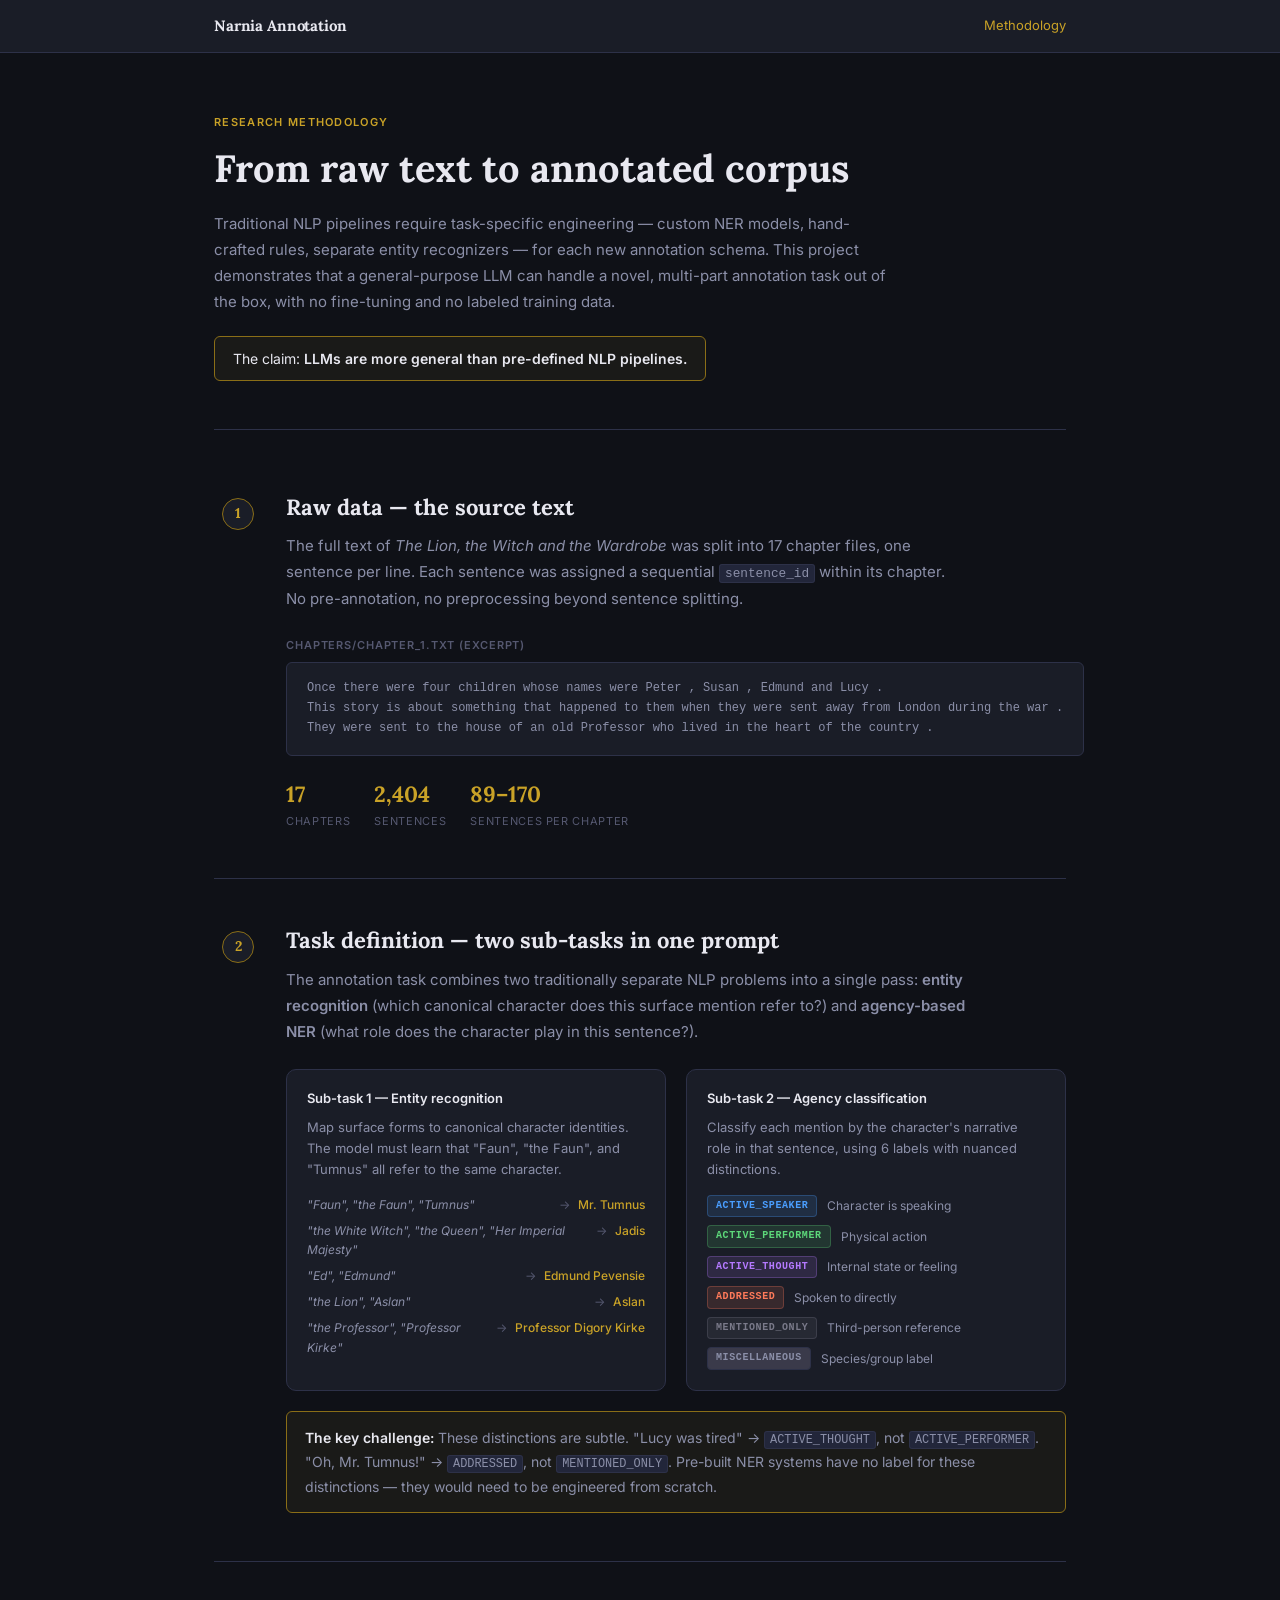
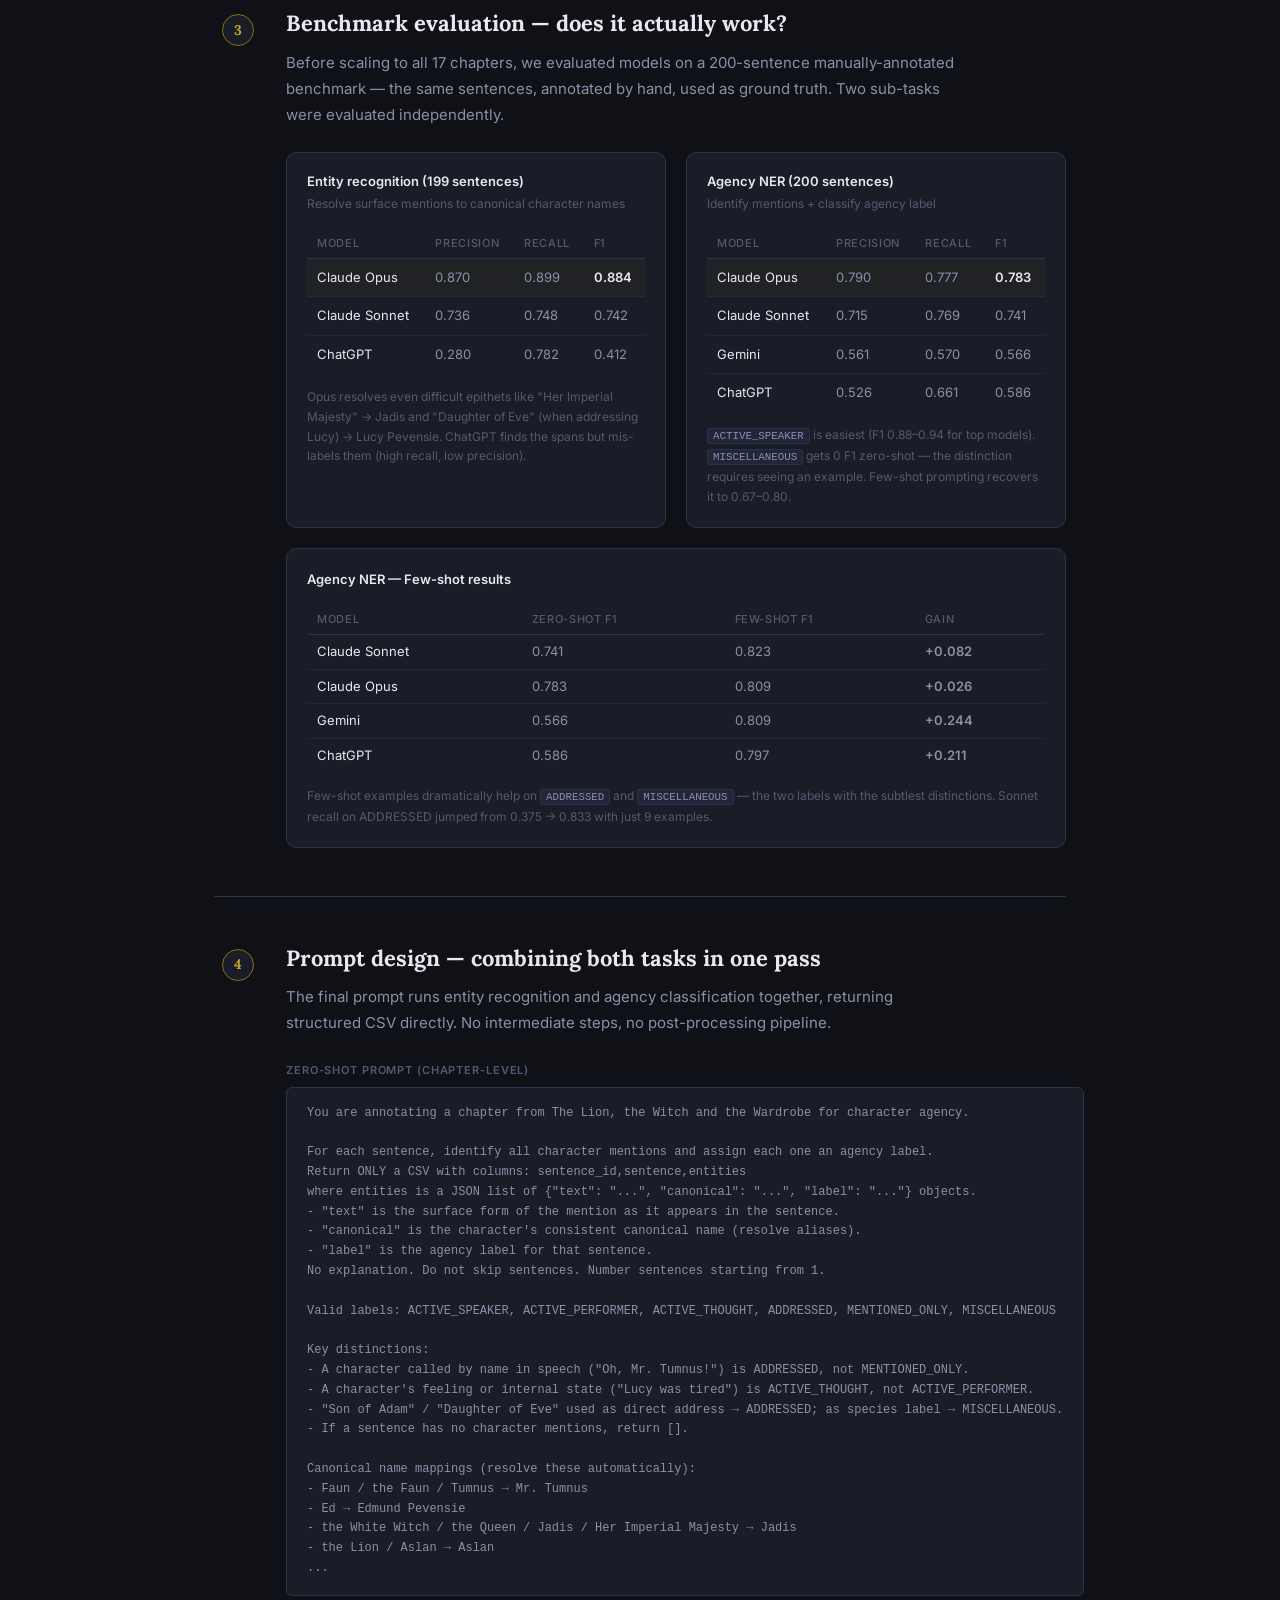
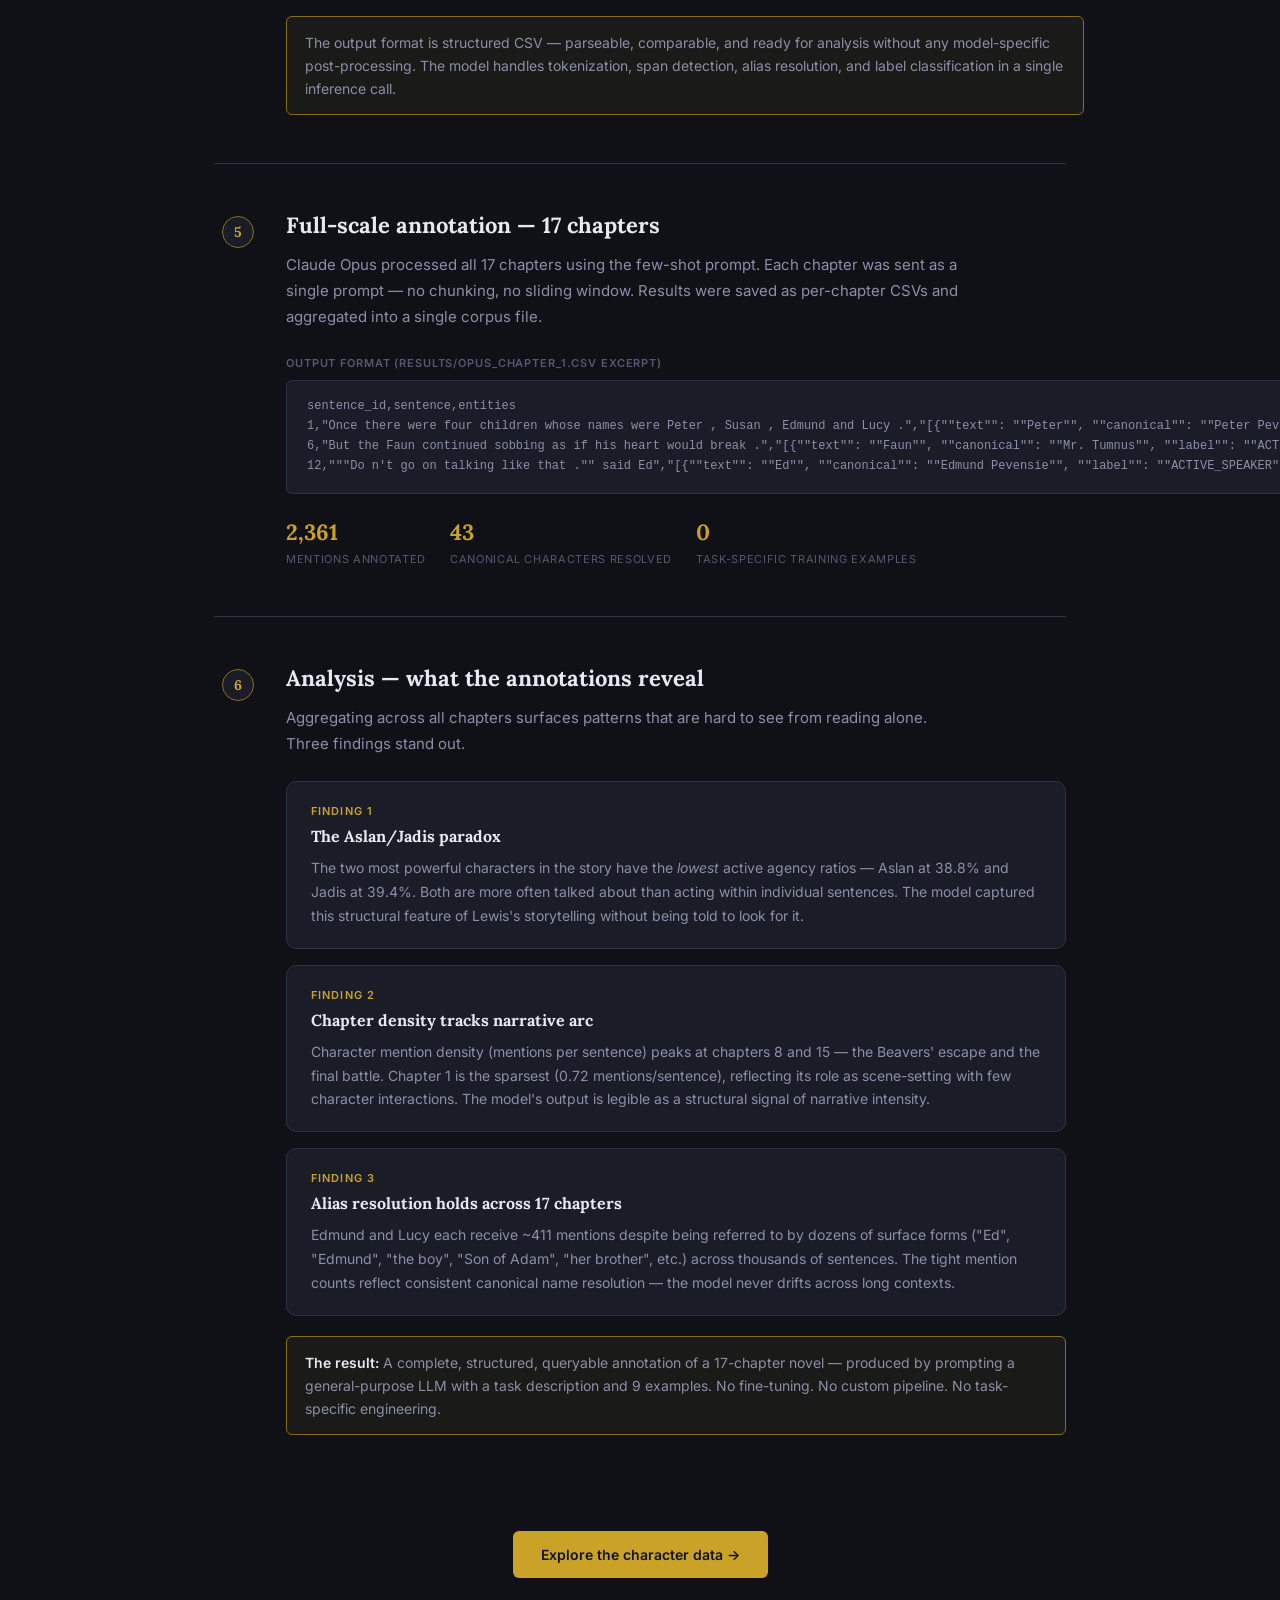
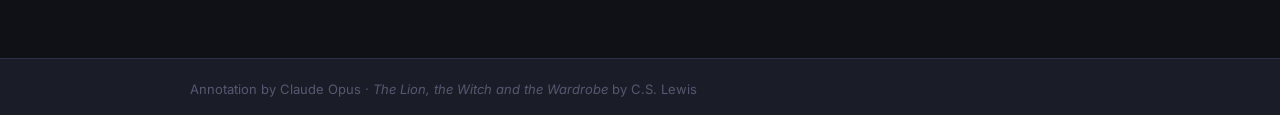
<file: docs/methodology.html>
<!DOCTYPE html>
<html lang="en">
<head>
  <meta charset="UTF-8" />
  <meta name="viewport" content="width=device-width, initial-scale=1.0" />
  <title>Methodology — Narnia Character Annotation</title>
  <meta name="description" content="How we used Claude Opus to annotate character mentions in The Lion, the Witch and the Wardrobe with zero task-specific training." />
  <link rel="preconnect" href="https://fonts.googleapis.com" />
  <link rel="preconnect" href="https://fonts.gstatic.com" crossorigin />
  <link href="https://fonts.googleapis.com/css2?family=Inter:wght@400;500;600&family=Lora:wght@600;700&display=swap" rel="stylesheet" />
  <link rel="stylesheet" href="style.css" />
</head>
<body>

  <nav class="site-nav">
    <div class="nav-inner">
      <a href="index.html" class="nav-title nav-title--link">Narnia Annotation</a>
      <span class="nav-link nav-link--active">Methodology</span>
    </div>
  </nav>

  <main class="meth-main">

    <!-- HERO -->
    <section class="meth-hero">
      <div class="meth-eyebrow">Research Methodology</div>
      <h1 class="meth-title">From raw text to annotated corpus</h1>
      <p class="meth-lead">
        Traditional NLP pipelines require task-specific engineering — custom NER models,
        hand-crafted rules, separate entity recognizers — for each new annotation schema.
        This project demonstrates that a general-purpose LLM can handle a novel, multi-part
        annotation task out of the box, with no fine-tuning and no labeled training data.
      </p>
      <div class="meth-claim">
        The claim: <strong>LLMs are more general than pre-defined NLP pipelines.</strong>
      </div>
    </section>

    <!-- PIPELINE STEPS -->
    <section class="pipeline">

      <!-- STEP 1 -->
      <div class="step">
        <div class="step-marker">
          <span class="step-num">1</span>
        </div>
        <div class="step-body">
          <h2 class="step-title">Raw data — the source text</h2>
          <p class="step-desc">
            The full text of <em>The Lion, the Witch and the Wardrobe</em> was split into
            17 chapter files, one sentence per line. Each sentence was assigned a sequential
            <code>sentence_id</code> within its chapter. No pre-annotation, no preprocessing
            beyond sentence splitting.
          </p>
          <div class="step-example">
            <div class="example-label">chapters/chapter_1.txt (excerpt)</div>
            <pre class="code-block">Once there were four children whose names were Peter , Susan , Edmund and Lucy .
This story is about something that happened to them when they were sent away from London during the war .
They were sent to the house of an old Professor who lived in the heart of the country .</pre>
          </div>
          <div class="step-stat-row">
            <div class="step-stat"><span class="step-stat-n">17</span><span class="step-stat-l">chapters</span></div>
            <div class="step-stat"><span class="step-stat-n">2,404</span><span class="step-stat-l">sentences</span></div>
            <div class="step-stat"><span class="step-stat-n">89–170</span><span class="step-stat-l">sentences per chapter</span></div>
          </div>
        </div>
      </div>

      <!-- STEP 2 -->
      <div class="step">
        <div class="step-marker">
          <span class="step-num">2</span>
        </div>
        <div class="step-body">
          <h2 class="step-title">Task definition — two sub-tasks in one prompt</h2>
          <p class="step-desc">
            The annotation task combines two traditionally separate NLP problems into a single
            pass: <strong>entity recognition</strong> (which canonical character does this
            surface mention refer to?) and <strong>agency-based NER</strong> (what role does
            the character play in this sentence?).
          </p>

          <div class="two-col">
            <div class="task-block">
              <h4 class="task-block-title">Sub-task 1 — Entity recognition</h4>
              <p>Map surface forms to canonical character identities. The model must learn that "Faun", "the Faun", and "Tumnus" all refer to the same character.</p>
              <div class="alias-table">
                <div class="alias-row"><span class="alias-surface">"Faun", "the Faun", "Tumnus"</span><span class="alias-arrow">→</span><span class="alias-canon">Mr. Tumnus</span></div>
                <div class="alias-row"><span class="alias-surface">"the White Witch", "the Queen", "Her Imperial Majesty"</span><span class="alias-arrow">→</span><span class="alias-canon">Jadis</span></div>
                <div class="alias-row"><span class="alias-surface">"Ed", "Edmund"</span><span class="alias-arrow">→</span><span class="alias-canon">Edmund Pevensie</span></div>
                <div class="alias-row"><span class="alias-surface">"the Lion", "Aslan"</span><span class="alias-arrow">→</span><span class="alias-canon">Aslan</span></div>
                <div class="alias-row"><span class="alias-surface">"the Professor", "Professor Kirke"</span><span class="alias-arrow">→</span><span class="alias-canon">Professor Digory Kirke</span></div>
              </div>
            </div>
            <div class="task-block">
              <h4 class="task-block-title">Sub-task 2 — Agency classification</h4>
              <p>Classify each mention by the character's narrative role in that sentence, using 6 labels with nuanced distinctions.</p>
              <div class="label-list">
                <div class="label-item"><span class="label-badge" style="background:#4a9eff22;color:#4a9eff;border-color:#4a9eff44">ACTIVE_SPEAKER</span> Character is speaking</div>
                <div class="label-item"><span class="label-badge" style="background:#5dd87a22;color:#5dd87a;border-color:#5dd87a44">ACTIVE_PERFORMER</span> Physical action</div>
                <div class="label-item"><span class="label-badge" style="background:#b47aff22;color:#b47aff;border-color:#b47aff44">ACTIVE_THOUGHT</span> Internal state or feeling</div>
                <div class="label-item"><span class="label-badge" style="background:#ff7a5a22;color:#ff7a5a;border-color:#ff7a5a44">ADDRESSED</span> Spoken to directly</div>
                <div class="label-item"><span class="label-badge" style="background:#7a7a8a22;color:#7a7a8a;border-color:#7a7a8a44">MENTIONED_ONLY</span> Third-person reference</div>
                <div class="label-item"><span class="label-badge" style="background:#3a3a4a;color:#8b8fa8;border-color:#2d3148">MISCELLANEOUS</span> Species/group label</div>
              </div>
            </div>
          </div>

          <div class="step-callout">
            <strong>The key challenge:</strong> These distinctions are subtle. "Lucy was tired" →
            <code>ACTIVE_THOUGHT</code>, not <code>ACTIVE_PERFORMER</code>. "Oh, Mr. Tumnus!" →
            <code>ADDRESSED</code>, not <code>MENTIONED_ONLY</code>. Pre-built NER systems have
            no label for these distinctions — they would need to be engineered from scratch.
          </div>
        </div>
      </div>

      <!-- STEP 3 -->
      <div class="step">
        <div class="step-marker">
          <span class="step-num">3</span>
        </div>
        <div class="step-body">
          <h2 class="step-title">Benchmark evaluation — does it actually work?</h2>
          <p class="step-desc">
            Before scaling to all 17 chapters, we evaluated models on a 200-sentence
            manually-annotated benchmark — the same sentences, annotated by hand, used as
            ground truth. Two sub-tasks were evaluated independently.
          </p>

          <div class="two-col">
            <div class="results-block">
              <h4 class="results-title">Entity recognition (199 sentences)</h4>
              <p class="results-sub">Resolve surface mentions to canonical character names</p>
              <table class="results-table">
                <thead>
                  <tr><th>Model</th><th>Precision</th><th>Recall</th><th>F1</th></tr>
                </thead>
                <tbody>
                  <tr class="row-best"><td>Claude Opus</td><td>0.870</td><td>0.899</td><td><strong>0.884</strong></td></tr>
                  <tr><td>Claude Sonnet</td><td>0.736</td><td>0.748</td><td>0.742</td></tr>
                  <tr><td>ChatGPT</td><td>0.280</td><td>0.782</td><td>0.412</td></tr>
                </tbody>
              </table>
              <div class="results-insight">
                Opus resolves even difficult epithets like "Her Imperial Majesty" → Jadis and
                "Daughter of Eve" (when addressing Lucy) → Lucy Pevensie. ChatGPT finds the
                spans but mis-labels them (high recall, low precision).
              </div>
            </div>
            <div class="results-block">
              <h4 class="results-title">Agency NER (200 sentences)</h4>
              <p class="results-sub">Identify mentions + classify agency label</p>
              <table class="results-table">
                <thead>
                  <tr><th>Model</th><th>Precision</th><th>Recall</th><th>F1</th></tr>
                </thead>
                <tbody>
                  <tr class="row-best"><td>Claude Opus</td><td>0.790</td><td>0.777</td><td><strong>0.783</strong></td></tr>
                  <tr><td>Claude Sonnet</td><td>0.715</td><td>0.769</td><td>0.741</td></tr>
                  <tr><td>Gemini</td><td>0.561</td><td>0.570</td><td>0.566</td></tr>
                  <tr><td>ChatGPT</td><td>0.526</td><td>0.661</td><td>0.586</td></tr>
                </tbody>
              </table>
              <div class="results-insight">
                <code>ACTIVE_SPEAKER</code> is easiest (F1 0.88–0.94 for top models).
                <code>MISCELLANEOUS</code> gets 0 F1 zero-shot — the distinction requires
                seeing an example. Few-shot prompting recovers it to 0.67–0.80.
              </div>
            </div>
          </div>

          <div class="fewshot-row">
            <div class="fewshot-card">
              <div class="fewshot-label">Agency NER — Few-shot results</div>
              <table class="results-table results-table--compact">
                <thead>
                  <tr><th>Model</th><th>Zero-shot F1</th><th>Few-shot F1</th><th>Gain</th></tr>
                </thead>
                <tbody>
                  <tr><td>Claude Sonnet</td><td>0.741</td><td>0.823</td><td class="gain">+0.082</td></tr>
                  <tr><td>Claude Opus</td><td>0.783</td><td>0.809</td><td class="gain">+0.026</td></tr>
                  <tr><td>Gemini</td><td>0.566</td><td>0.809</td><td class="gain">+0.244</td></tr>
                  <tr><td>ChatGPT</td><td>0.586</td><td>0.797</td><td class="gain">+0.211</td></tr>
                </tbody>
              </table>
              <div class="results-insight">
                Few-shot examples dramatically help on <code>ADDRESSED</code> and
                <code>MISCELLANEOUS</code> — the two labels with the subtlest distinctions.
                Sonnet recall on ADDRESSED jumped from 0.375 → 0.833 with just 9 examples.
              </div>
            </div>
          </div>
        </div>
      </div>

      <!-- STEP 4 -->
      <div class="step">
        <div class="step-marker">
          <span class="step-num">4</span>
        </div>
        <div class="step-body">
          <h2 class="step-title">Prompt design — combining both tasks in one pass</h2>
          <p class="step-desc">
            The final prompt runs entity recognition and agency classification together,
            returning structured CSV directly. No intermediate steps, no post-processing pipeline.
          </p>
          <div class="step-example">
            <div class="example-label">Zero-shot prompt (chapter-level)</div>
            <pre class="code-block">You are annotating a chapter from The Lion, the Witch and the Wardrobe for character agency.

For each sentence, identify all character mentions and assign each one an agency label.
Return ONLY a CSV with columns: sentence_id,sentence,entities
where entities is a JSON list of {"text": "...", "canonical": "...", "label": "..."} objects.
- "text" is the surface form of the mention as it appears in the sentence.
- "canonical" is the character's consistent canonical name (resolve aliases).
- "label" is the agency label for that sentence.
No explanation. Do not skip sentences. Number sentences starting from 1.

Valid labels: ACTIVE_SPEAKER, ACTIVE_PERFORMER, ACTIVE_THOUGHT, ADDRESSED, MENTIONED_ONLY, MISCELLANEOUS

Key distinctions:
- A character called by name in speech ("Oh, Mr. Tumnus!") is ADDRESSED, not MENTIONED_ONLY.
- A character's feeling or internal state ("Lucy was tired") is ACTIVE_THOUGHT, not ACTIVE_PERFORMER.
- "Son of Adam" / "Daughter of Eve" used as direct address → ADDRESSED; as species label → MISCELLANEOUS.
- If a sentence has no character mentions, return [].

Canonical name mappings (resolve these automatically):
- Faun / the Faun / Tumnus → Mr. Tumnus
- Ed → Edmund Pevensie
- the White Witch / the Queen / Jadis / Her Imperial Majesty → Jadis
- the Lion / Aslan → Aslan
...</pre>
          </div>
          <div class="step-callout">
            The output format is structured CSV — parseable, comparable, and ready for analysis
            without any model-specific post-processing. The model handles tokenization,
            span detection, alias resolution, and label classification in a single inference call.
          </div>
        </div>
      </div>

      <!-- STEP 5 -->
      <div class="step">
        <div class="step-marker">
          <span class="step-num">5</span>
        </div>
        <div class="step-body">
          <h2 class="step-title">Full-scale annotation — 17 chapters</h2>
          <p class="step-desc">
            Claude Opus processed all 17 chapters using the few-shot prompt.
            Each chapter was sent as a single prompt — no chunking, no sliding window.
            Results were saved as per-chapter CSVs and aggregated into a single corpus file.
          </p>
          <div class="step-example">
            <div class="example-label">Output format (results/opus_chapter_1.csv excerpt)</div>
            <pre class="code-block">sentence_id,sentence,entities
1,"Once there were four children whose names were Peter , Susan , Edmund and Lucy .","[{""text"": ""Peter"", ""canonical"": ""Peter Pevensie"", ""label"": ""MENTIONED_ONLY""}, {""text"": ""Susan"", ""canonical"": ""Susan Pevensie"", ""label"": ""MENTIONED_ONLY""}, {""text"": ""Edmund"", ""canonical"": ""Edmund Pevensie"", ""label"": ""MENTIONED_ONLY""}, {""text"": ""Lucy"", ""canonical"": ""Lucy Pevensie"", ""label"": ""MENTIONED_ONLY""}]"
6,"But the Faun continued sobbing as if his heart would break .","[{""text"": ""Faun"", ""canonical"": ""Mr. Tumnus"", ""label"": ""ACTIVE_PERFORMER""}]"
12,"""Do n't go on talking like that ."" said Ed","[{""text"": ""Ed"", ""canonical"": ""Edmund Pevensie"", ""label"": ""ACTIVE_SPEAKER""}]"</pre>
          </div>
          <div class="step-stat-row">
            <div class="step-stat"><span class="step-stat-n">2,361</span><span class="step-stat-l">mentions annotated</span></div>
            <div class="step-stat"><span class="step-stat-n">43</span><span class="step-stat-l">canonical characters resolved</span></div>
            <div class="step-stat"><span class="step-stat-n">0</span><span class="step-stat-l">task-specific training examples</span></div>
          </div>
        </div>
      </div>

      <!-- STEP 6 -->
      <div class="step">
        <div class="step-marker">
          <span class="step-num">6</span>
        </div>
        <div class="step-body">
          <h2 class="step-title">Analysis — what the annotations reveal</h2>
          <p class="step-desc">
            Aggregating across all chapters surfaces patterns that are hard to see from
            reading alone. Three findings stand out.
          </p>

          <div class="findings">
            <div class="finding">
              <div class="finding-label">Finding 1</div>
              <h4 class="finding-title">The Aslan/Jadis paradox</h4>
              <p>
                The two most powerful characters in the story have the <em>lowest</em> active
                agency ratios — Aslan at 38.8% and Jadis at 39.4%. Both are more often
                talked about than acting within individual sentences. The model captured this
                structural feature of Lewis's storytelling without being told to look for it.
              </p>
            </div>
            <div class="finding">
              <div class="finding-label">Finding 2</div>
              <h4 class="finding-title">Chapter density tracks narrative arc</h4>
              <p>
                Character mention density (mentions per sentence) peaks at chapters 8 and 15 —
                the Beavers' escape and the final battle. Chapter 1 is the sparsest (0.72
                mentions/sentence), reflecting its role as scene-setting with few character
                interactions. The model's output is legible as a structural signal of narrative
                intensity.
              </p>
            </div>
            <div class="finding">
              <div class="finding-label">Finding 3</div>
              <h4 class="finding-title">Alias resolution holds across 17 chapters</h4>
              <p>
                Edmund and Lucy each receive ~411 mentions despite being referred to by dozens
                of surface forms ("Ed", "Edmund", "the boy", "Son of Adam", "her brother",
                etc.) across thousands of sentences. The tight mention counts reflect consistent
                canonical name resolution — the model never drifts across long contexts.
              </p>
            </div>
          </div>

          <div class="step-callout">
            <strong>The result:</strong> A complete, structured, queryable annotation of a
            17-chapter novel — produced by prompting a general-purpose LLM with a task
            description and 9 examples. No fine-tuning. No custom pipeline. No task-specific
            engineering.
          </div>
        </div>
      </div>

    </section><!-- /pipeline -->

    <div class="meth-footer-cta">
      <a href="index.html" class="cta-btn">Explore the character data →</a>
    </div>

  </main>

  <footer class="site-footer">
    <div class="footer-inner">
      <span>Annotation by Claude Opus · <em>The Lion, the Witch and the Wardrobe</em> by C.S. Lewis</span>
    </div>
  </footer>

</body>
</html>
</file>
<file: docs/style.css>
/* ─── Design Tokens ─────────────────────────────────────────────────── */
:root {
  --bg:          #0f1117;
  --surface:     #1a1d27;
  --surface-2:   #22263a;
  --border:      #2d3148;
  --accent:      #c9a227;
  --accent-dim:  #8a6e17;
  --text:        #e8e8f0;
  --text-dim:    #8b8fa8;
  --text-muted:  #555870;
  --green:       #5dd87a;
  --yellow:      #f0c040;
  --red:         #ff6b6b;
  --radius:      10px;
  --radius-sm:   6px;
  --transition:  0.2s ease;
  --max-w:       900px;
}

/* ─── Reset & Base ──────────────────────────────────────────────────── */
*, *::before, *::after { box-sizing: border-box; margin: 0; padding: 0; }
html { scroll-behavior: smooth; }
body {
  background: var(--bg);
  color: var(--text);
  font-family: 'Inter', system-ui, sans-serif;
  font-size: 15px;
  line-height: 1.65;
  -webkit-font-smoothing: antialiased;
  min-height: 100vh;
  display: flex;
  flex-direction: column;
}
main { flex: 1; }
h1, h2, h3, h4 { font-family: 'Lora', Georgia, serif; line-height: 1.25; }
em { font-style: italic; }
strong { font-weight: 600; }
a { color: var(--accent); text-decoration: none; }
a:hover { text-decoration: underline; }
code {
  font-family: 'SF Mono', 'Fira Code', monospace;
  font-size: 0.85em;
  background: var(--surface-2);
  border: 1px solid var(--border);
  padding: 1px 5px;
  border-radius: 3px;
  color: var(--text-dim);
}

/* ─── Nav ───────────────────────────────────────────────────────────── */
.site-nav {
  border-bottom: 1px solid var(--border);
  background: var(--surface);
  position: sticky;
  top: 0;
  z-index: 50;
}
.nav-inner {
  max-width: var(--max-w);
  margin: 0 auto;
  padding: 0 24px;
  height: 52px;
  display: flex;
  align-items: center;
  gap: 24px;
}
.nav-title {
  font-family: 'Lora', serif;
  font-size: 15px;
  font-weight: 700;
  color: var(--text);
  letter-spacing: -0.01em;
}
.nav-title--link { text-decoration: none; }
.nav-title--link:hover { color: var(--accent); text-decoration: none; }
.nav-link {
  font-size: 13px;
  color: var(--text-dim);
  margin-left: auto;
  transition: color var(--transition);
}
.nav-link:hover { color: var(--text); text-decoration: none; }
.nav-link--active { color: var(--accent); pointer-events: none; }

/* ─── Search Hero ────────────────────────────────────────────────────── */
.search-hero {
  max-width: var(--max-w);
  margin: 0 auto;
  padding: 64px 24px 40px;
  text-align: center;
}
.hero-title {
  font-size: clamp(24px, 4vw, 36px);
  color: var(--text);
  margin-bottom: 12px;
}
.hero-sub {
  color: var(--text-dim);
  font-size: 15px;
  margin-bottom: 36px;
}
.hero-sub strong { color: var(--text); }

/* ─── Search Box ─────────────────────────────────────────────────────── */
.search-wrap {
  position: relative;
  max-width: 520px;
  margin: 0 auto;
}
.search-box-row {
  display: flex;
  align-items: center;
  gap: 10px;
  background: var(--surface);
  border: 1.5px solid var(--border);
  border-radius: 12px;
  padding: 0 16px;
  transition: border-color var(--transition), box-shadow var(--transition);
}
.search-box-row:focus-within {
  border-color: var(--accent-dim);
  box-shadow: 0 0 0 3px rgba(201, 162, 39, 0.12);
}
.search-icon {
  width: 18px; height: 18px;
  color: var(--text-muted);
  flex-shrink: 0;
}
.search-input {
  flex: 1;
  background: transparent;
  border: none;
  outline: none;
  color: var(--text);
  font-size: 15px;
  font-family: 'Inter', sans-serif;
  padding: 14px 0;
}
.search-input::placeholder { color: var(--text-muted); }
.search-clear {
  background: transparent;
  border: none;
  color: var(--text-muted);
  font-size: 20px;
  cursor: pointer;
  padding: 0;
  line-height: 1;
  transition: color var(--transition);
}
.search-clear:hover { color: var(--text); }

.search-dropdown {
  position: absolute;
  top: calc(100% + 6px);
  left: 0; right: 0;
  background: var(--surface);
  border: 1px solid var(--border);
  border-radius: var(--radius);
  list-style: none;
  z-index: 200;
  overflow: hidden;
  box-shadow: 0 8px 32px rgba(0,0,0,0.5);
  max-height: 280px;
  overflow-y: auto;
}
.search-dropdown[hidden] { display: none; }
.dropdown-item {
  padding: 10px 16px;
  cursor: pointer;
  display: flex;
  align-items: center;
  justify-content: space-between;
  gap: 12px;
  transition: background var(--transition);
  font-size: 14px;
}
.dropdown-item:hover,
.dropdown-item[aria-selected="true"] {
  background: var(--surface-2);
}
.dropdown-item-name { color: var(--text); }
.dropdown-item-count {
  font-size: 12px;
  color: var(--text-muted);
  flex-shrink: 0;
}
.dropdown-empty {
  padding: 12px 16px;
  color: var(--text-muted);
  font-size: 13px;
}

/* ─── Global View ────────────────────────────────────────────────────── */
.global-view {
  max-width: var(--max-w);
  margin: 0 auto;
  padding: 0 24px 64px;
}
.stats-row {
  display: flex;
  gap: 0;
  justify-content: center;
  flex-wrap: wrap;
  border: 1px solid var(--border);
  border-radius: var(--radius);
  background: var(--surface);
  margin-bottom: 32px;
  overflow: hidden;
}
.stat-box {
  flex: 1;
  min-width: 120px;
  padding: 20px 24px;
  text-align: center;
  border-right: 1px solid var(--border);
}
.stat-box:last-child { border-right: none; }
.stat-n {
  font-family: 'Lora', serif;
  font-size: 26px;
  font-weight: 700;
  color: var(--accent);
}
.stat-l {
  font-size: 11px;
  font-weight: 500;
  letter-spacing: 0.06em;
  text-transform: uppercase;
  color: var(--text-muted);
  margin-top: 2px;
}
@media (max-width: 600px) {
  .stat-box { border-right: none; border-bottom: 1px solid var(--border); }
  .stat-box:last-child { border-bottom: none; }
}

.overview-charts-row {
  display: grid;
  grid-template-columns: 1fr 1fr;
  gap: 20px;
}
@media (max-width: 680px) {
  .overview-charts-row { grid-template-columns: 1fr; }
}
.chart-card {
  background: var(--surface);
  border: 1px solid var(--border);
  border-radius: var(--radius);
  padding: 24px;
}
.chart-card-title {
  font-size: 14px;
  color: var(--text);
  margin-bottom: 4px;
}
.chart-card-sub {
  font-size: 12px;
  color: var(--text-muted);
  font-family: 'Inter', sans-serif;
  margin-bottom: 18px;
}
.chart-wrap { position: relative; height: 200px; }
.chart-wrap-h { position: relative; height: 190px; }

/* ─── Character Report ───────────────────────────────────────────────── */
.report-view {
  max-width: var(--max-w);
  margin: 0 auto;
  padding: 0 24px 64px;
}
.report-view[hidden] { display: none; }

.report-back {
  display: inline-flex;
  align-items: center;
  gap: 6px;
  background: transparent;
  border: 1px solid var(--border);
  border-radius: 20px;
  color: var(--text-dim);
  font-size: 13px;
  font-family: 'Inter', sans-serif;
  cursor: pointer;
  padding: 6px 14px 6px 10px;
  margin-bottom: 28px;
  transition: color var(--transition), border-color var(--transition);
}
.report-back:hover { color: var(--text); border-color: var(--text-dim); }

.report-eyebrow {
  font-size: 11px;
  font-weight: 600;
  letter-spacing: 0.12em;
  text-transform: uppercase;
  color: var(--accent);
  margin-bottom: 8px;
}
.report-name {
  font-size: clamp(24px, 4vw, 36px);
  color: var(--text);
  margin-bottom: 14px;
}
.report-pills {
  display: flex;
  flex-wrap: wrap;
  gap: 8px;
  margin-bottom: 24px;
}
.report-pill {
  font-size: 12px;
  padding: 4px 12px;
  border-radius: 20px;
  background: var(--surface);
  border: 1px solid var(--border);
  color: var(--text-dim);
}
.report-pill strong { color: var(--text); }
.report-blurb {
  font-size: 15px;
  line-height: 1.75;
  color: var(--text-dim);
  border-left: 3px solid var(--accent);
  padding-left: 18px;
  margin-bottom: 36px;
  max-width: 680px;
}
.report-charts {
  display: grid;
  grid-template-columns: 260px 1fr;
  gap: 24px;
  margin-bottom: 32px;
  align-items: start;
}
@media (max-width: 640px) {
  .report-charts { grid-template-columns: 1fr; }
}
.report-chart-block {
  background: var(--surface);
  border: 1px solid var(--border);
  border-radius: var(--radius);
  padding: 20px;
}
.report-chart-title {
  font-size: 13px;
  color: var(--text-dim);
  margin-bottom: 14px;
  font-family: 'Inter', sans-serif;
  font-weight: 600;
  text-transform: uppercase;
  letter-spacing: 0.06em;
}
.donut-wrap {
  position: relative;
  height: 220px;
  display: flex;
  justify-content: center;
}
.bar-wrap {
  position: relative;
  height: 220px;
}

/* ─── Aliases ────────────────────────────────────────────────────────── */
.report-aliases {
  background: var(--surface);
  border: 1px solid var(--border);
  border-radius: var(--radius);
  padding: 20px 24px;
}
.aliases-title {
  font-size: 11px;
  font-weight: 600;
  letter-spacing: 0.1em;
  text-transform: uppercase;
  color: var(--text-muted);
  margin-bottom: 14px;
  font-family: 'Inter', sans-serif;
}
.alias-chips {
  display: flex;
  flex-wrap: wrap;
  gap: 8px;
}
.alias-chip {
  font-size: 13px;
  padding: 4px 12px;
  border-radius: 20px;
  background: var(--surface-2);
  border: 1px solid var(--border);
  color: var(--text-dim);
  font-style: italic;
}

/* ─── Footer ─────────────────────────────────────────────────────────── */
.site-footer {
  border-top: 1px solid var(--border);
  background: var(--surface);
  padding: 20px 24px;
}
.footer-inner {
  max-width: var(--max-w);
  margin: 0 auto;
  display: flex;
  align-items: center;
  gap: 12px;
  font-size: 13px;
  color: var(--text-muted);
}
.footer-link { color: var(--accent); }
.footer-link:hover { text-decoration: underline; }

/* ─────────────────────────────────────────────────────────────────────
   METHODOLOGY PAGE
   ───────────────────────────────────────────────────────────────────── */
.meth-main {
  max-width: var(--max-w);
  margin: 0 auto;
  padding: 0 24px 80px;
}

.meth-hero {
  padding: 60px 0 48px;
  border-bottom: 1px solid var(--border);
  margin-bottom: 0;
}
.meth-eyebrow {
  font-size: 11px;
  font-weight: 600;
  letter-spacing: 0.12em;
  text-transform: uppercase;
  color: var(--accent);
  margin-bottom: 14px;
}
.meth-title {
  font-size: clamp(24px, 4vw, 38px);
  color: var(--text);
  margin-bottom: 18px;
}
.meth-lead {
  max-width: 680px;
  color: var(--text-dim);
  font-size: 15px;
  line-height: 1.75;
  margin-bottom: 20px;
}
.meth-claim {
  display: inline-block;
  padding: 10px 18px;
  border: 1px solid var(--accent-dim);
  border-radius: var(--radius-sm);
  background: rgba(201, 162, 39, 0.06);
  color: var(--text);
  font-size: 14px;
}

/* ─── Pipeline Steps ─────────────────────────────────────────────────── */
.pipeline {
  padding-top: 16px;
}
.step {
  display: grid;
  grid-template-columns: 48px 1fr;
  gap: 0 24px;
  padding: 48px 0;
  border-bottom: 1px solid var(--border);
}
.step:last-child { border-bottom: none; }
.step-marker {
  display: flex;
  flex-direction: column;
  align-items: center;
  padding-top: 4px;
}
.step-num {
  width: 32px; height: 32px;
  border-radius: 50%;
  background: var(--surface);
  border: 1.5px solid var(--accent-dim);
  color: var(--accent);
  font-family: 'Lora', serif;
  font-size: 14px;
  font-weight: 700;
  display: flex;
  align-items: center;
  justify-content: center;
  flex-shrink: 0;
}
.step-title {
  font-size: clamp(18px, 3vw, 22px);
  color: var(--text);
  margin-bottom: 12px;
}
.step-desc {
  color: var(--text-dim);
  margin-bottom: 24px;
  max-width: 680px;
  line-height: 1.75;
}
.step-callout {
  background: rgba(201, 162, 39, 0.06);
  border: 1px solid var(--accent-dim);
  border-radius: var(--radius-sm);
  padding: 14px 18px;
  font-size: 14px;
  color: var(--text-dim);
  margin-top: 20px;
}
.step-callout strong { color: var(--text); }

.step-stat-row {
  display: flex;
  gap: 24px;
  flex-wrap: wrap;
  margin-top: 20px;
}
.step-stat {
  display: flex;
  flex-direction: column;
}
.step-stat-n {
  font-family: 'Lora', serif;
  font-size: 22px;
  font-weight: 700;
  color: var(--accent);
}
.step-stat-l {
  font-size: 11px;
  text-transform: uppercase;
  letter-spacing: 0.06em;
  color: var(--text-muted);
}

/* ─── Example blocks ─────────────────────────────────────────────────── */
.step-example {
  margin-bottom: 20px;
}
.example-label {
  font-size: 11px;
  font-weight: 600;
  letter-spacing: 0.08em;
  text-transform: uppercase;
  color: var(--text-muted);
  margin-bottom: 8px;
}
.code-block {
  background: var(--surface);
  border: 1px solid var(--border);
  border-radius: var(--radius-sm);
  padding: 16px 20px;
  font-family: 'SF Mono', 'Fira Code', monospace;
  font-size: 12px;
  line-height: 1.65;
  color: var(--text-dim);
  overflow-x: auto;
  white-space: pre;
}

/* ─── Two-col task layout ────────────────────────────────────────────── */
.two-col {
  display: grid;
  grid-template-columns: 1fr 1fr;
  gap: 20px;
  margin-bottom: 20px;
}
@media (max-width: 640px) {
  .two-col { grid-template-columns: 1fr; }
}
.task-block {
  background: var(--surface);
  border: 1px solid var(--border);
  border-radius: var(--radius);
  padding: 20px;
}
.task-block-title {
  font-size: 13px;
  color: var(--text);
  margin-bottom: 10px;
  font-family: 'Inter', sans-serif;
  font-weight: 600;
}
.task-block p {
  font-size: 13px;
  color: var(--text-dim);
  margin-bottom: 14px;
  line-height: 1.65;
}
.alias-table { display: flex; flex-direction: column; gap: 6px; }
.alias-row {
  display: flex;
  align-items: baseline;
  gap: 8px;
  font-size: 12px;
}
.alias-surface {
  color: var(--text-dim);
  font-style: italic;
  flex: 1;
}
.alias-arrow { color: var(--text-muted); flex-shrink: 0; }
.alias-canon { color: var(--accent); font-weight: 500; }

.label-list { display: flex; flex-direction: column; gap: 8px; }
.label-item {
  display: flex;
  align-items: center;
  gap: 10px;
  font-size: 12px;
  color: var(--text-dim);
}
.label-badge {
  display: inline-block;
  font-size: 10px;
  font-weight: 600;
  letter-spacing: 0.06em;
  padding: 2px 8px;
  border-radius: 4px;
  border: 1px solid;
  white-space: nowrap;
  font-family: 'SF Mono', monospace;
}

/* ─── Results tables ─────────────────────────────────────────────────── */
.results-block {
  background: var(--surface);
  border: 1px solid var(--border);
  border-radius: var(--radius);
  padding: 20px;
}
.results-title {
  font-size: 13px;
  color: var(--text);
  margin-bottom: 4px;
  font-family: 'Inter', sans-serif;
  font-weight: 600;
}
.results-sub {
  font-size: 12px;
  color: var(--text-muted);
  margin-bottom: 14px;
}
.results-table {
  width: 100%;
  border-collapse: collapse;
  font-size: 13px;
  margin-bottom: 14px;
}
.results-table th {
  text-align: left;
  padding: 6px 10px;
  border-bottom: 1px solid var(--border);
  color: var(--text-muted);
  font-weight: 500;
  font-size: 11px;
  text-transform: uppercase;
  letter-spacing: 0.06em;
}
.results-table td {
  padding: 8px 10px;
  border-bottom: 1px solid rgba(45,49,72,0.5);
  color: var(--text-dim);
}
.results-table tr:last-child td { border-bottom: none; }
.results-table td:first-child { color: var(--text); }
.results-table strong { color: var(--text); }
.row-best td { background: rgba(201, 162, 39, 0.04); }
.results-insight {
  font-size: 12px;
  color: var(--text-muted);
  line-height: 1.65;
}
.results-insight code { font-size: 0.9em; }

.fewshot-row { margin-top: 20px; }
.fewshot-card {
  background: var(--surface);
  border: 1px solid var(--border);
  border-radius: var(--radius);
  padding: 20px;
}
.fewshot-label {
  font-size: 13px;
  font-weight: 600;
  color: var(--text);
  margin-bottom: 14px;
}
.results-table--compact th, .results-table--compact td { padding: 6px 10px; }
.gain { color: var(--green); font-weight: 600; }

/* ─── Findings ───────────────────────────────────────────────────────── */
.findings {
  display: flex;
  flex-direction: column;
  gap: 16px;
  margin-bottom: 20px;
}
.finding {
  background: var(--surface);
  border: 1px solid var(--border);
  border-radius: var(--radius);
  padding: 20px 24px;
}
.finding-label {
  font-size: 11px;
  font-weight: 600;
  letter-spacing: 0.1em;
  text-transform: uppercase;
  color: var(--accent);
  margin-bottom: 6px;
}
.finding-title {
  font-size: 16px;
  color: var(--text);
  margin-bottom: 10px;
}
.finding p {
  font-size: 14px;
  color: var(--text-dim);
  line-height: 1.7;
}

/* ─── CTA ────────────────────────────────────────────────────────────── */
.meth-footer-cta {
  text-align: center;
  padding: 48px 0 0;
}
.cta-btn {
  display: inline-block;
  padding: 12px 28px;
  background: var(--accent);
  color: #0f1117;
  font-weight: 600;
  border-radius: var(--radius-sm);
  font-size: 14px;
  text-decoration: none;
  transition: opacity var(--transition);
}
.cta-btn:hover { opacity: 0.88; text-decoration: none; }

@media (max-width: 540px) {
  .step { grid-template-columns: 1fr; }
  .step-marker { flex-direction: row; margin-bottom: 12px; }
}
</file>
